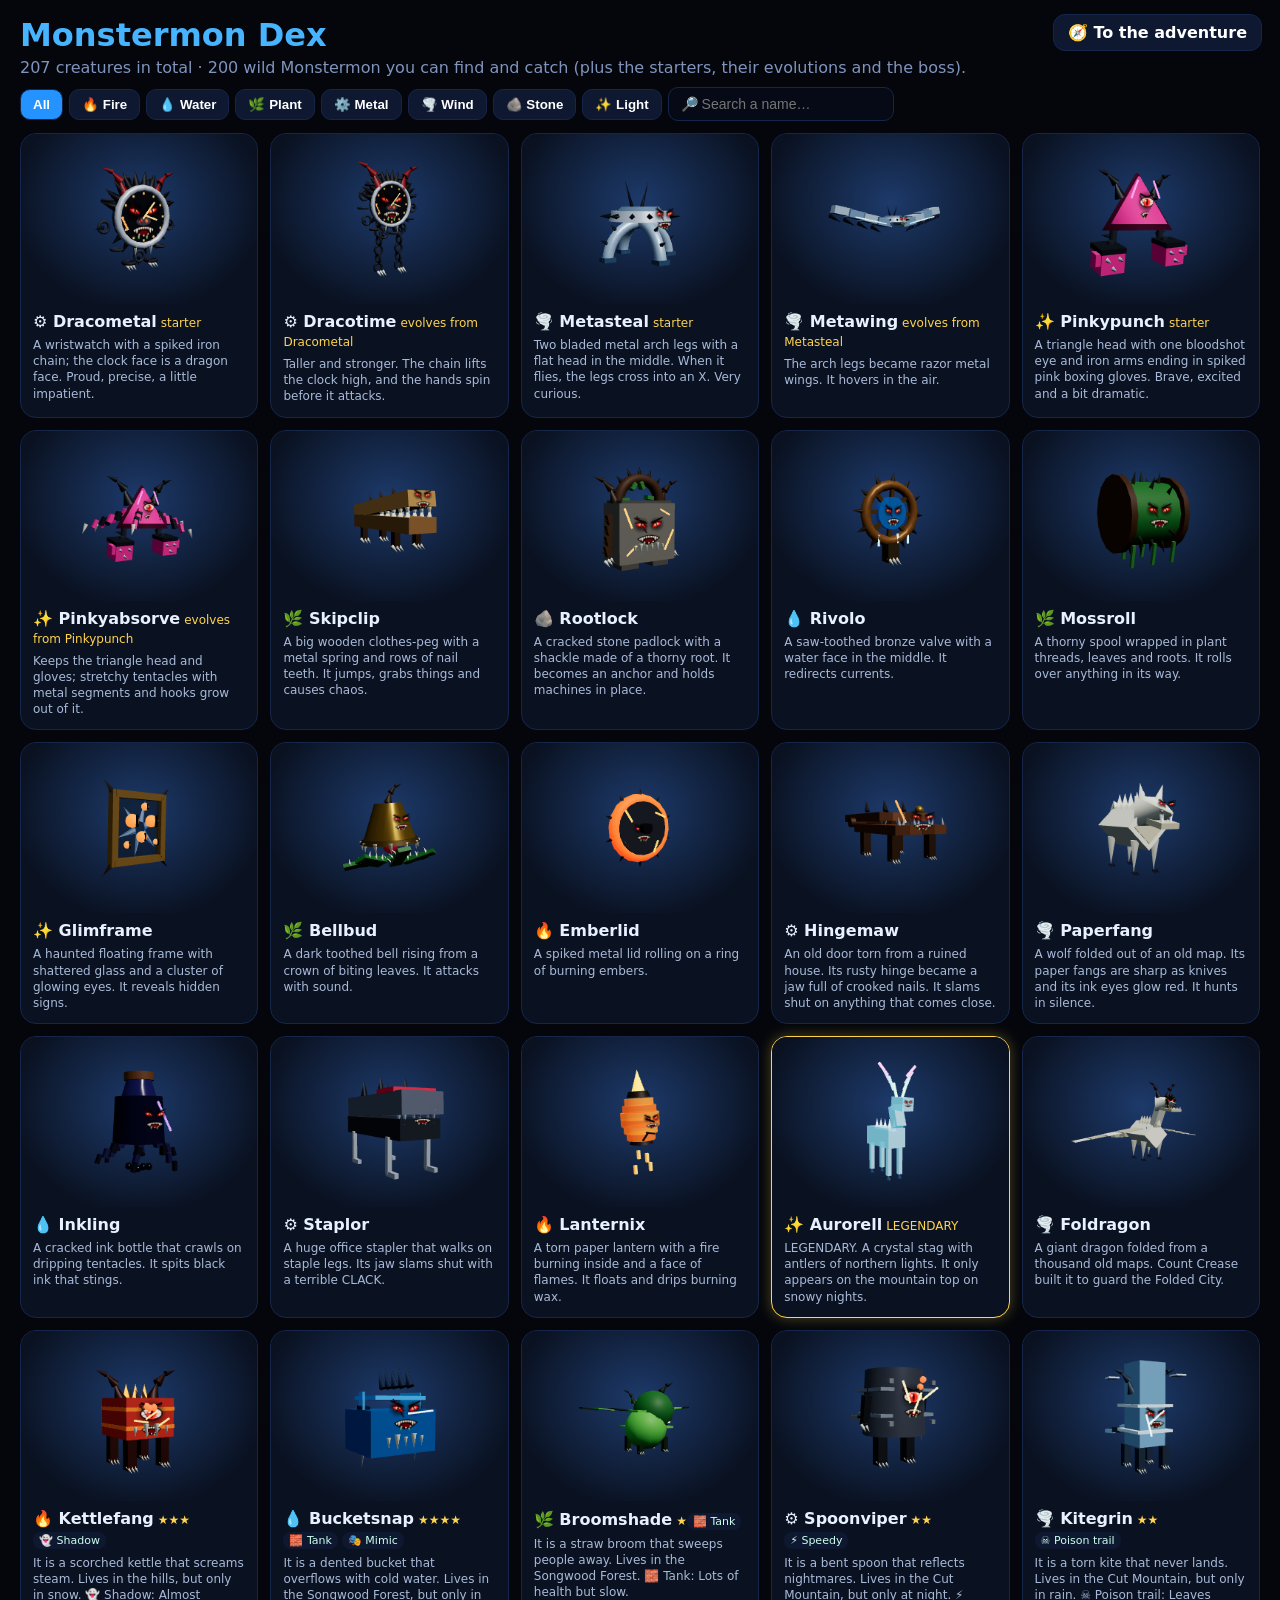
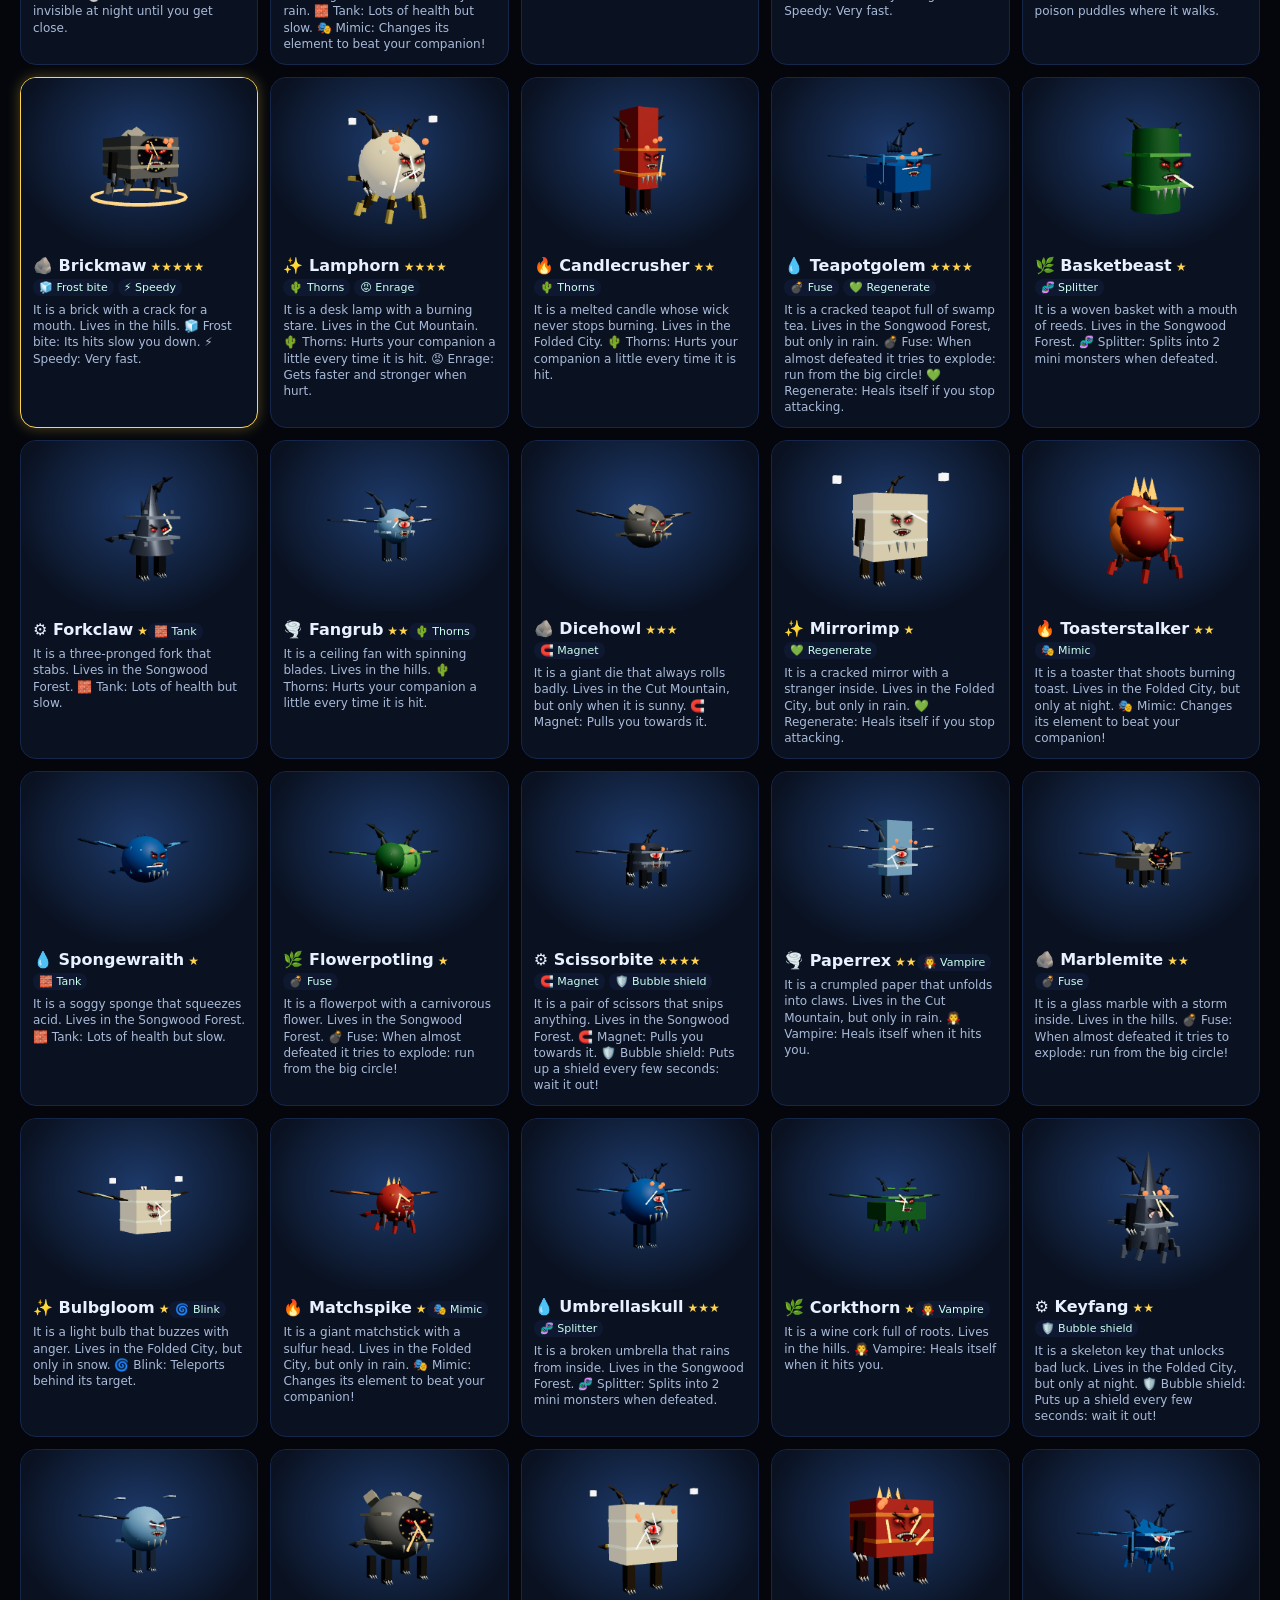
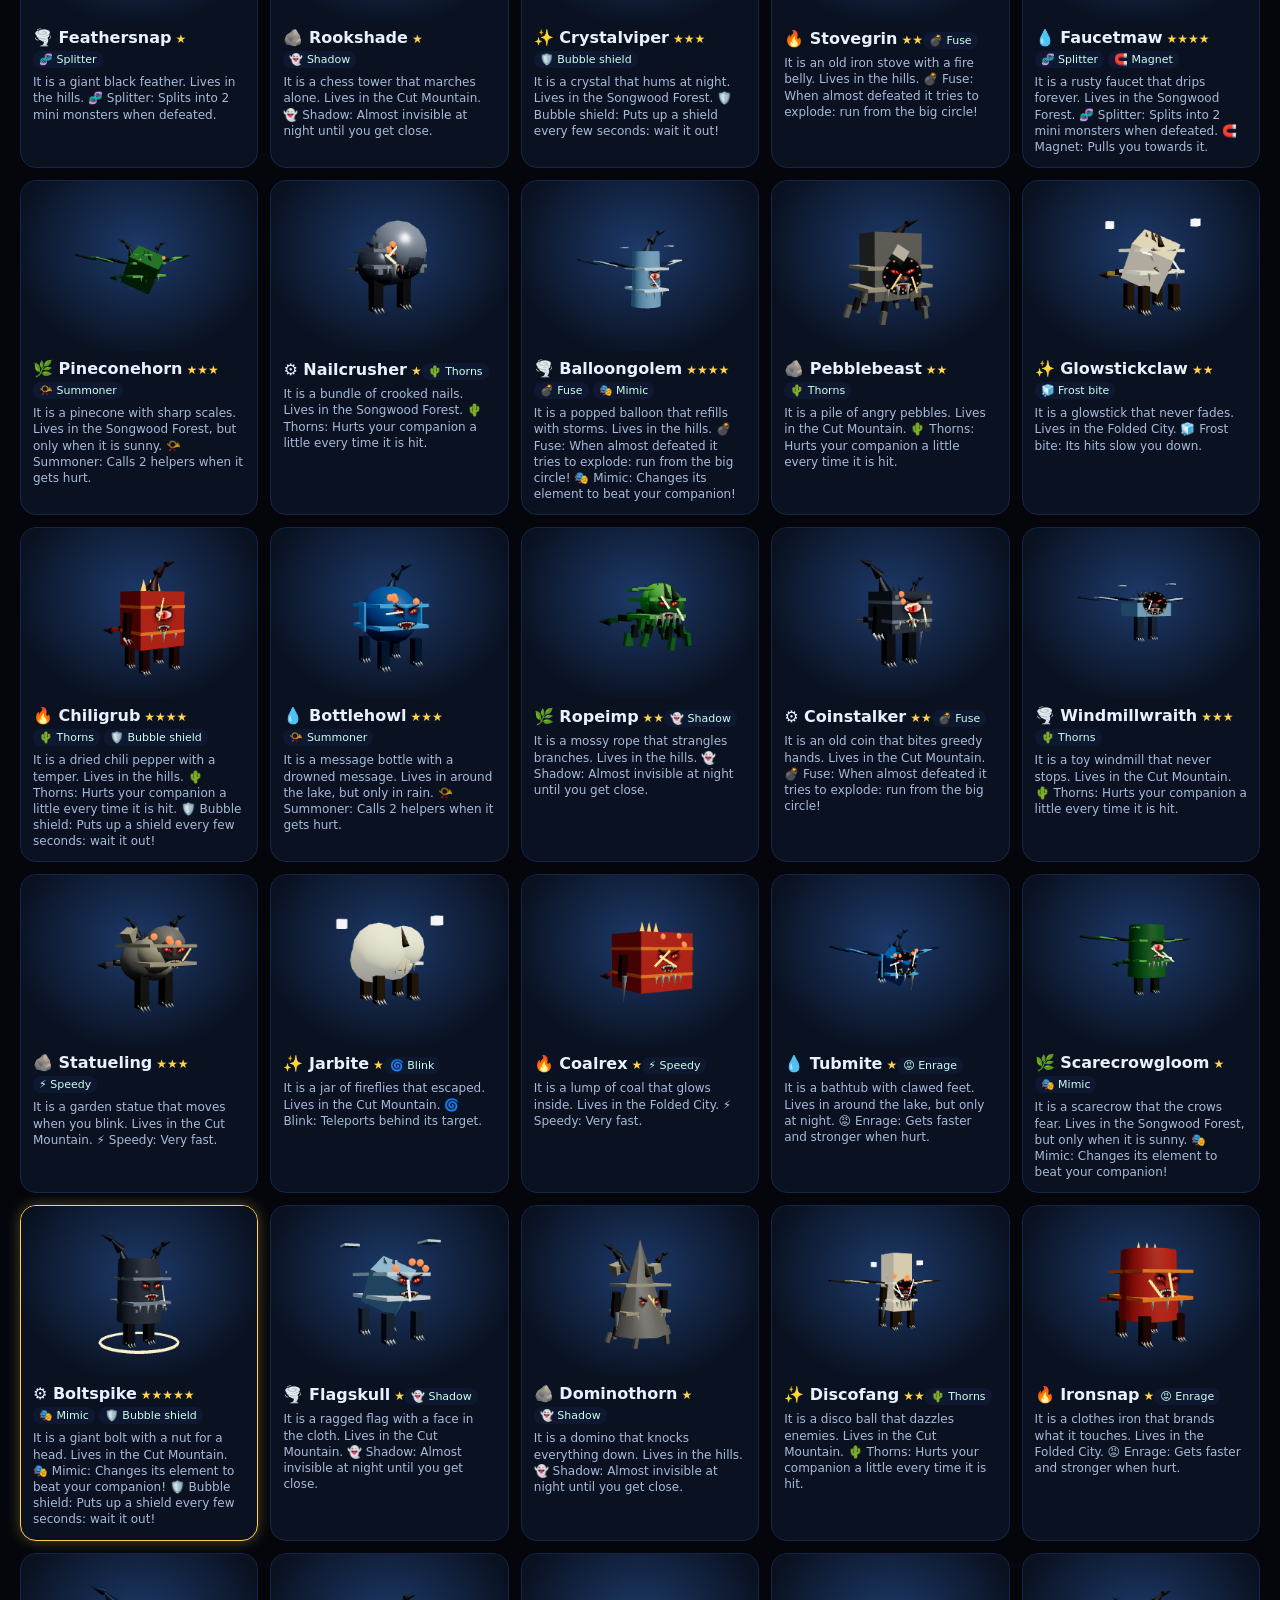
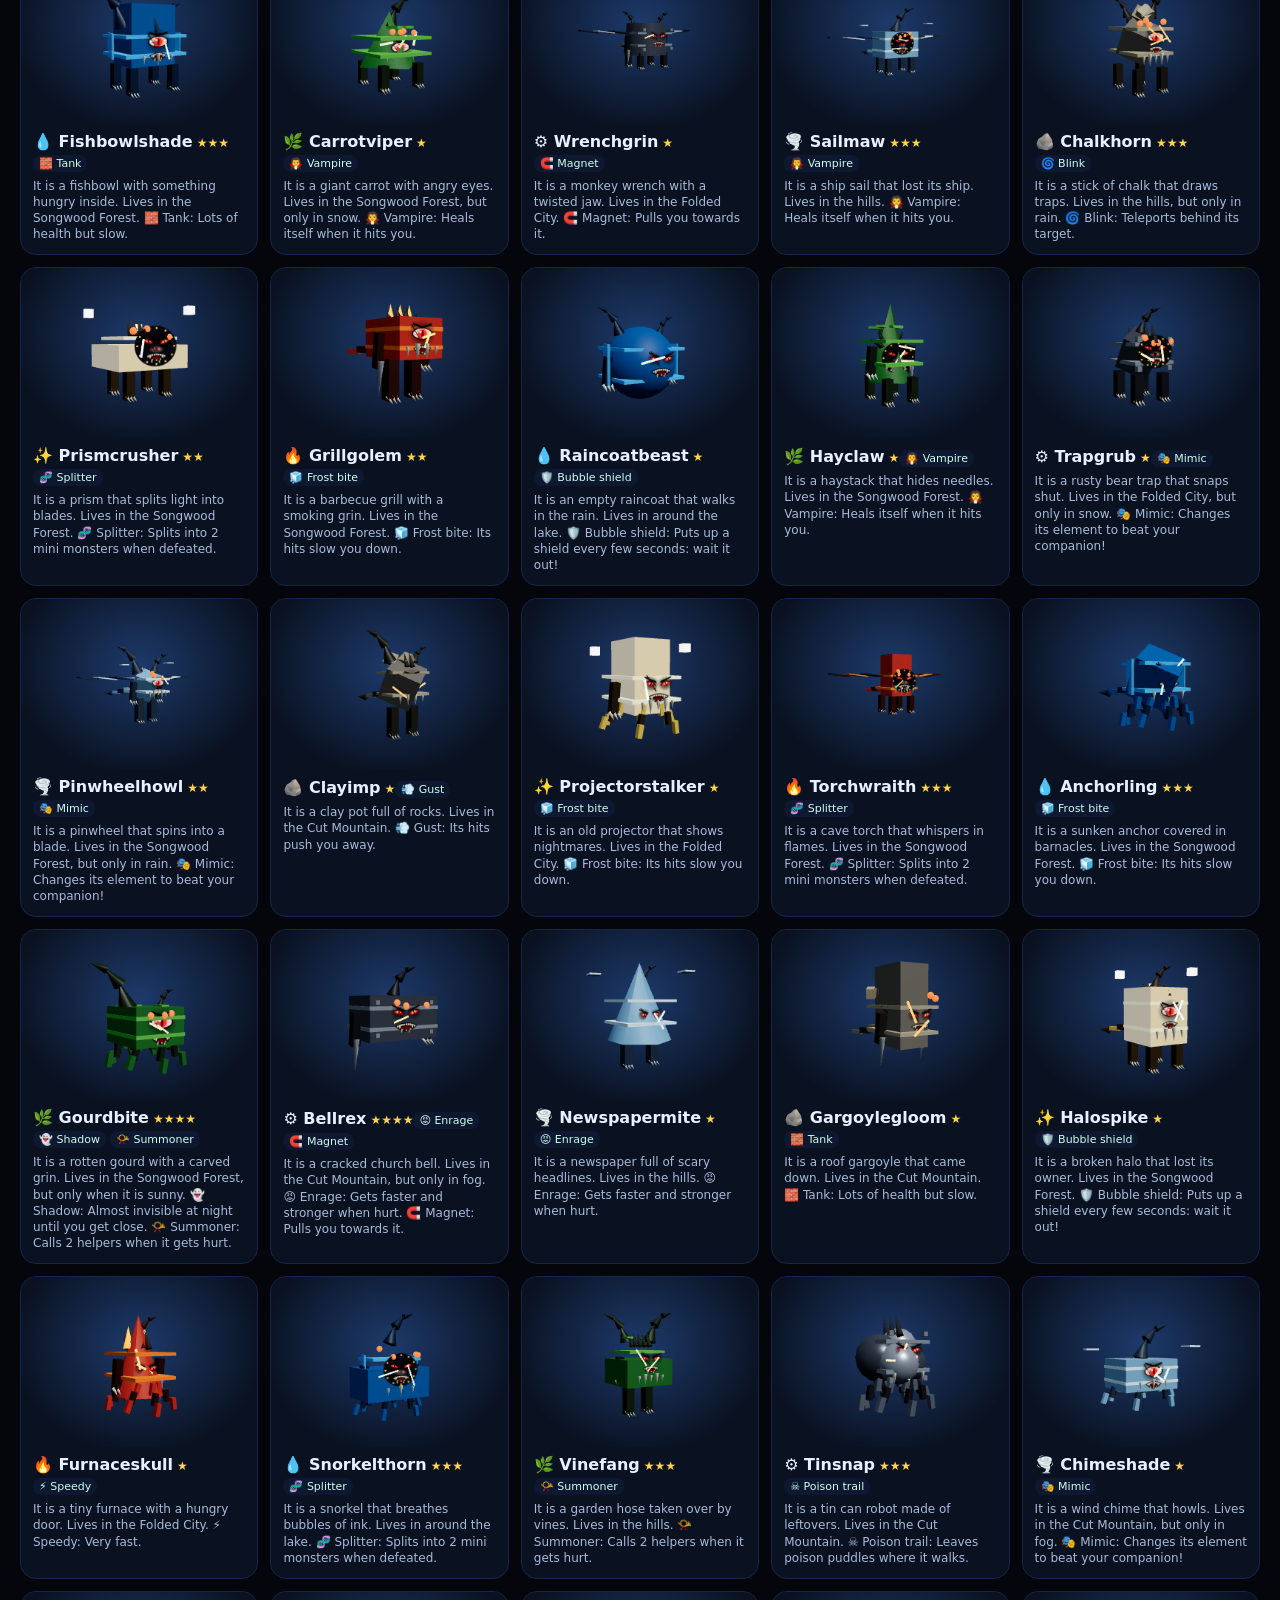
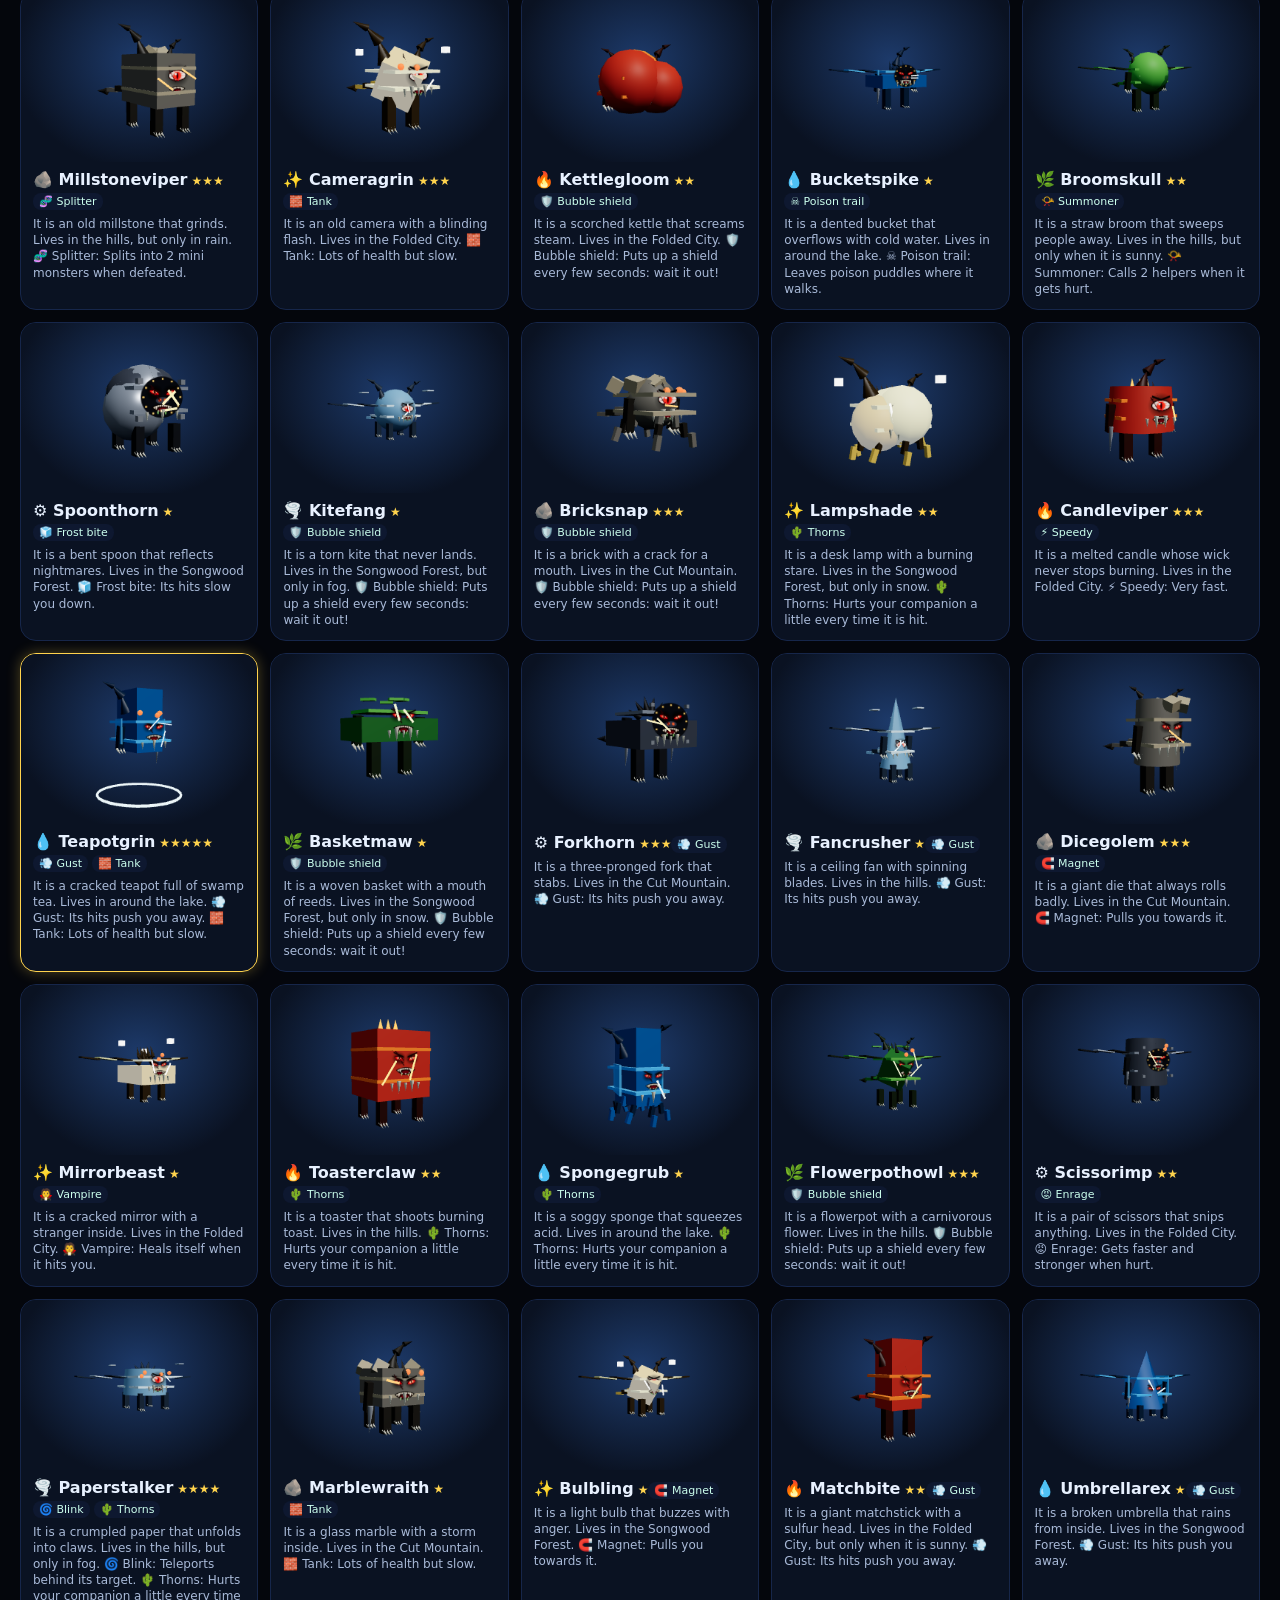
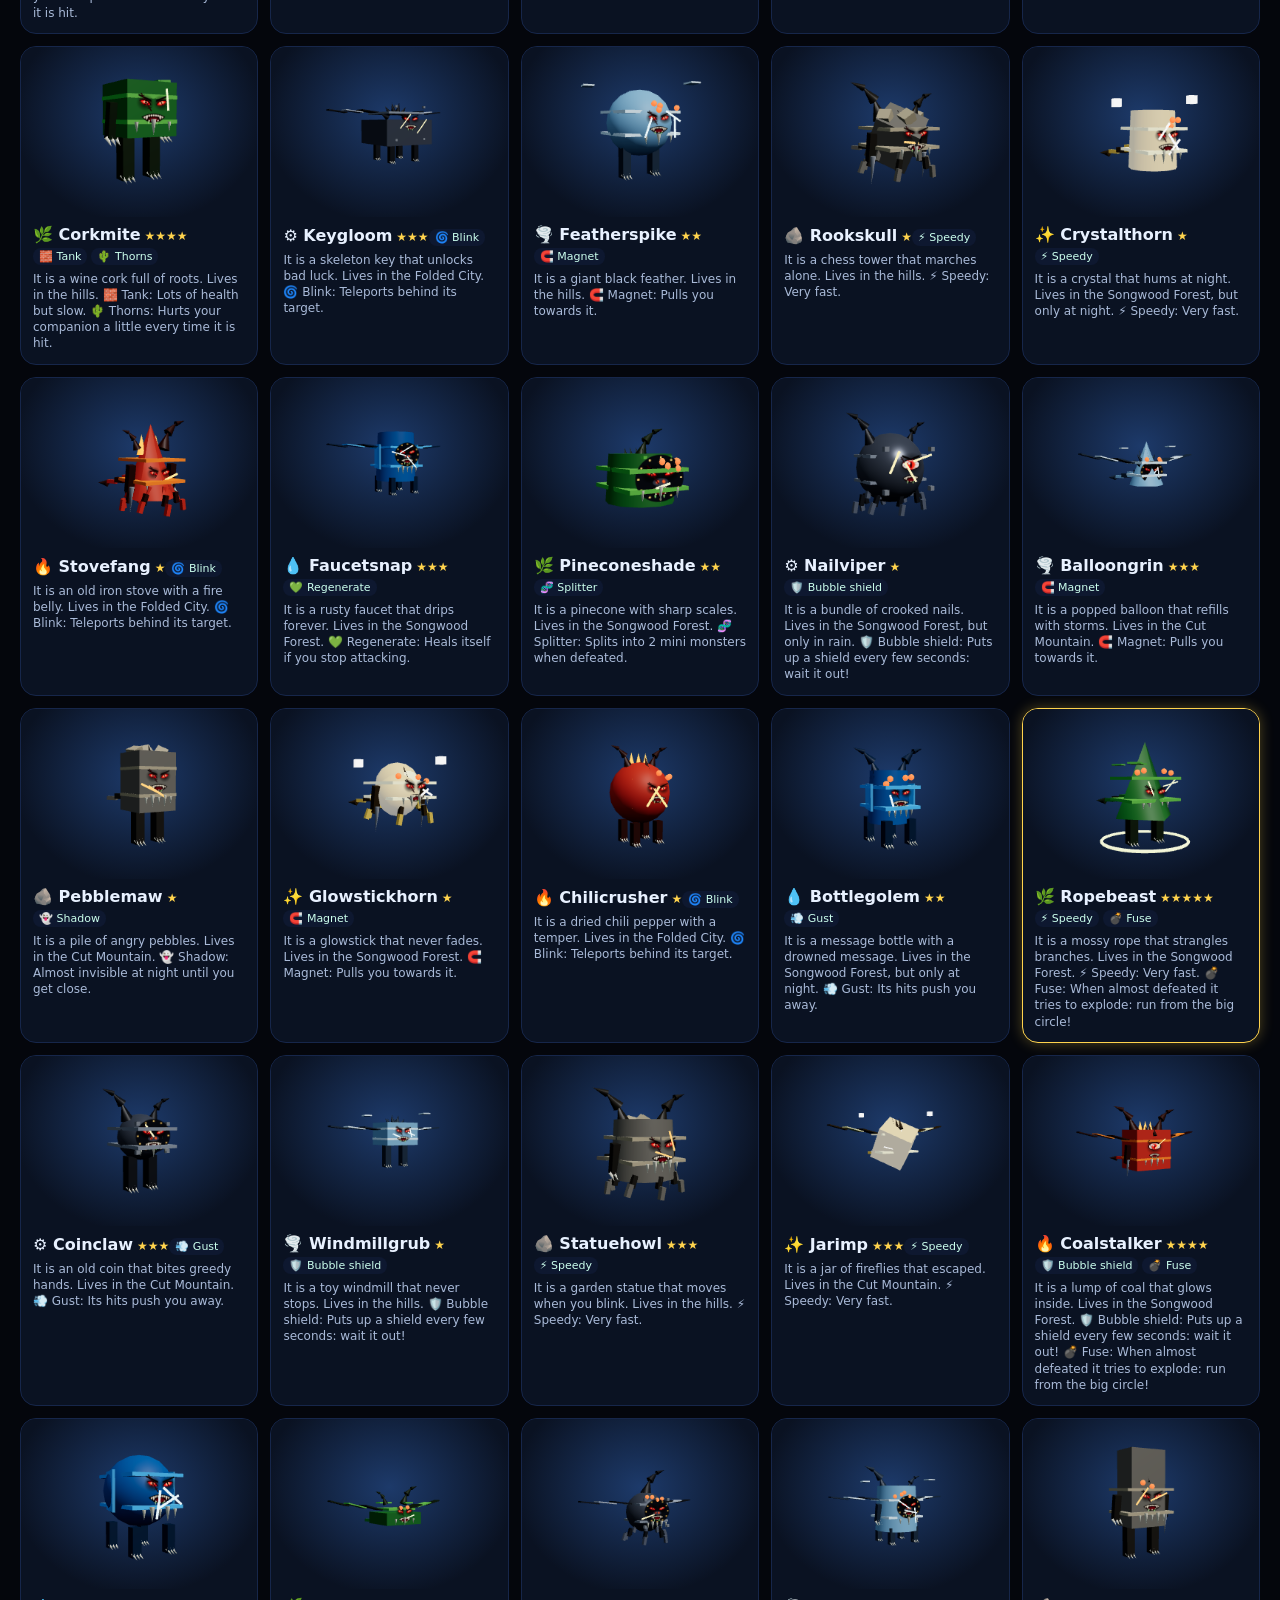
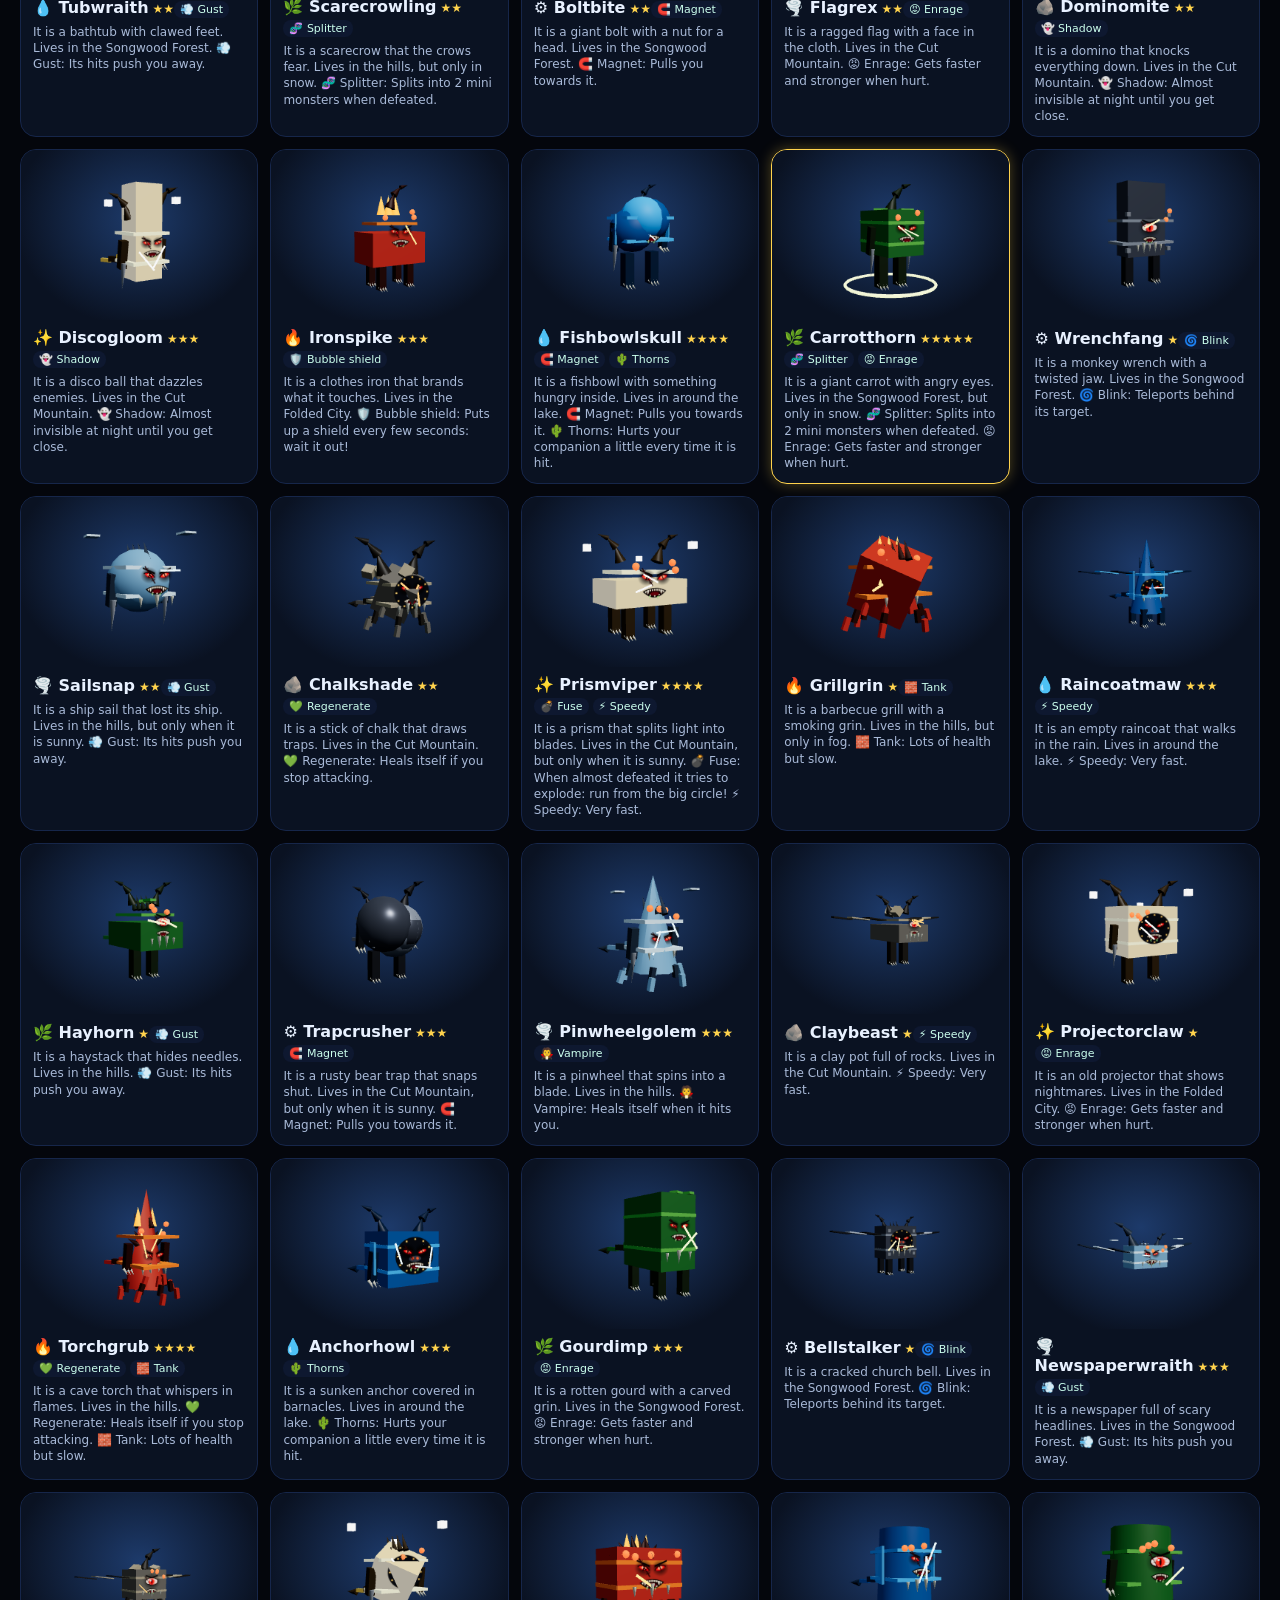
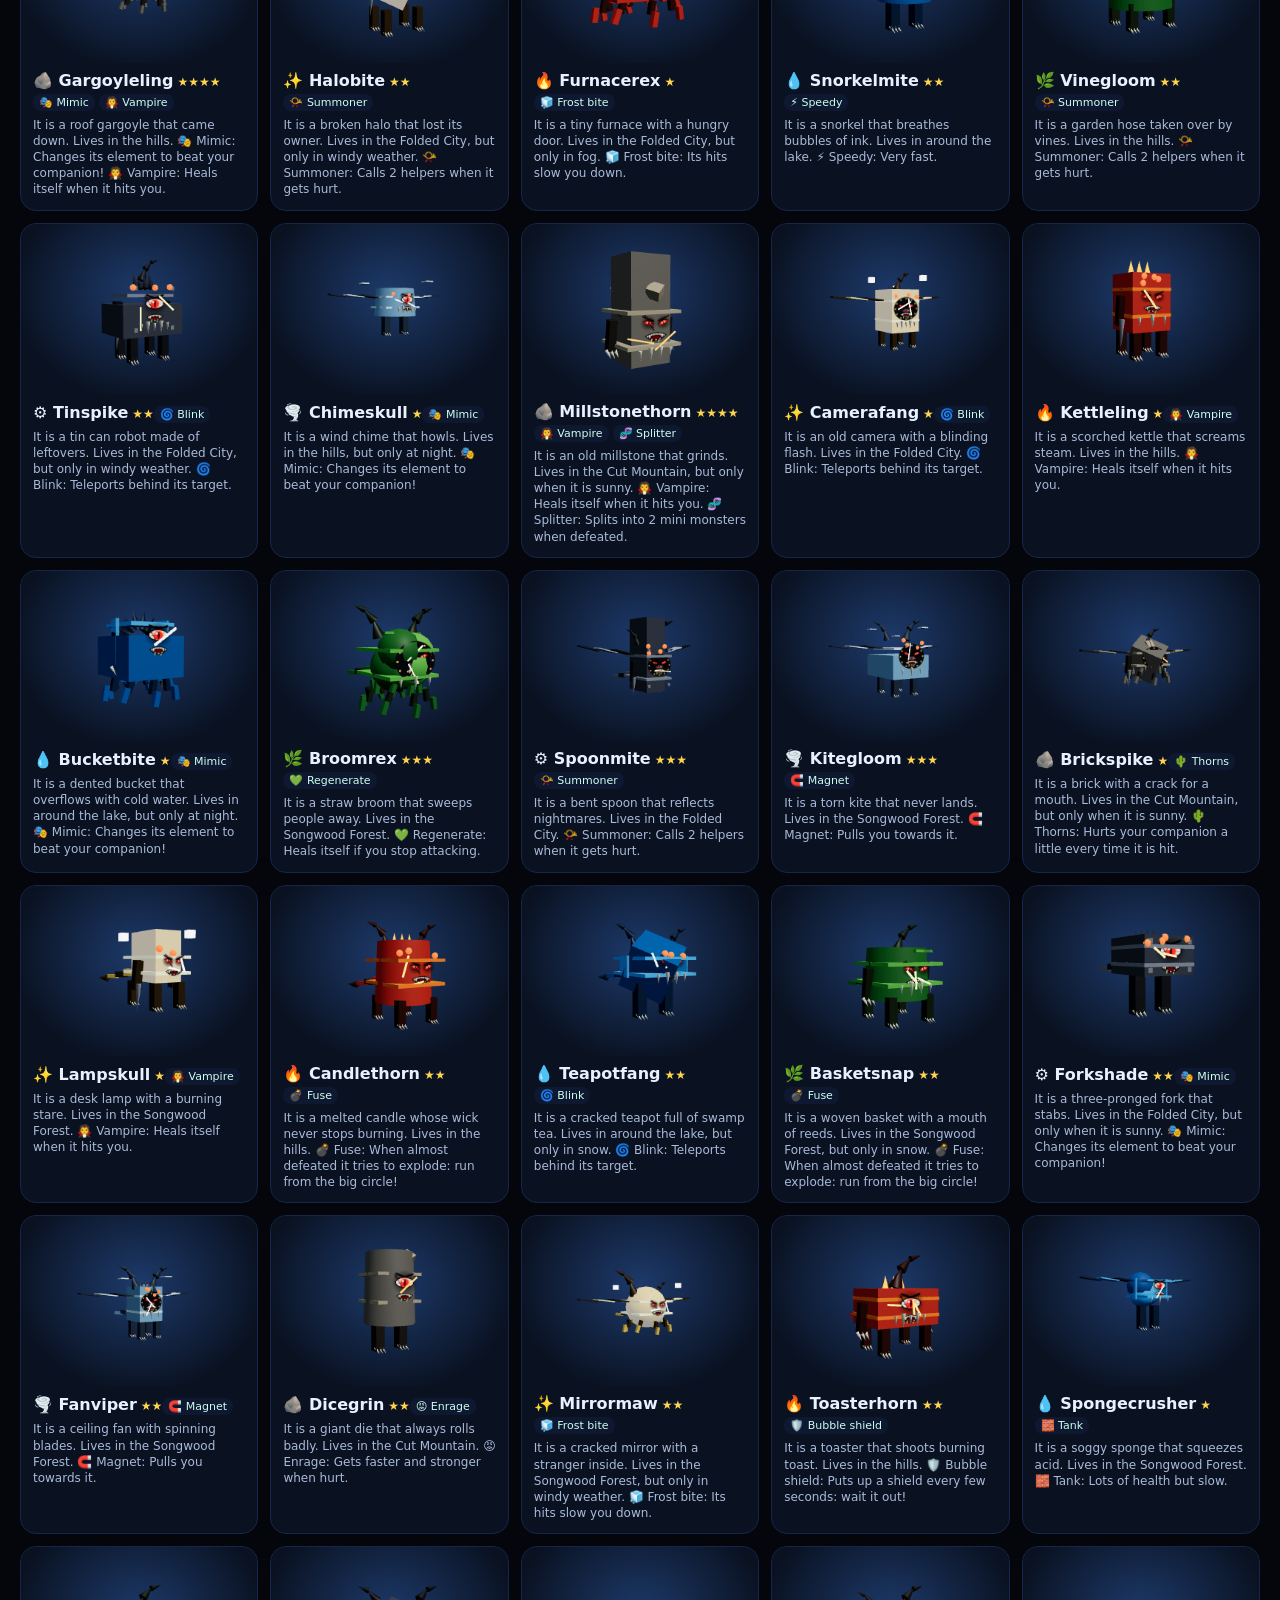
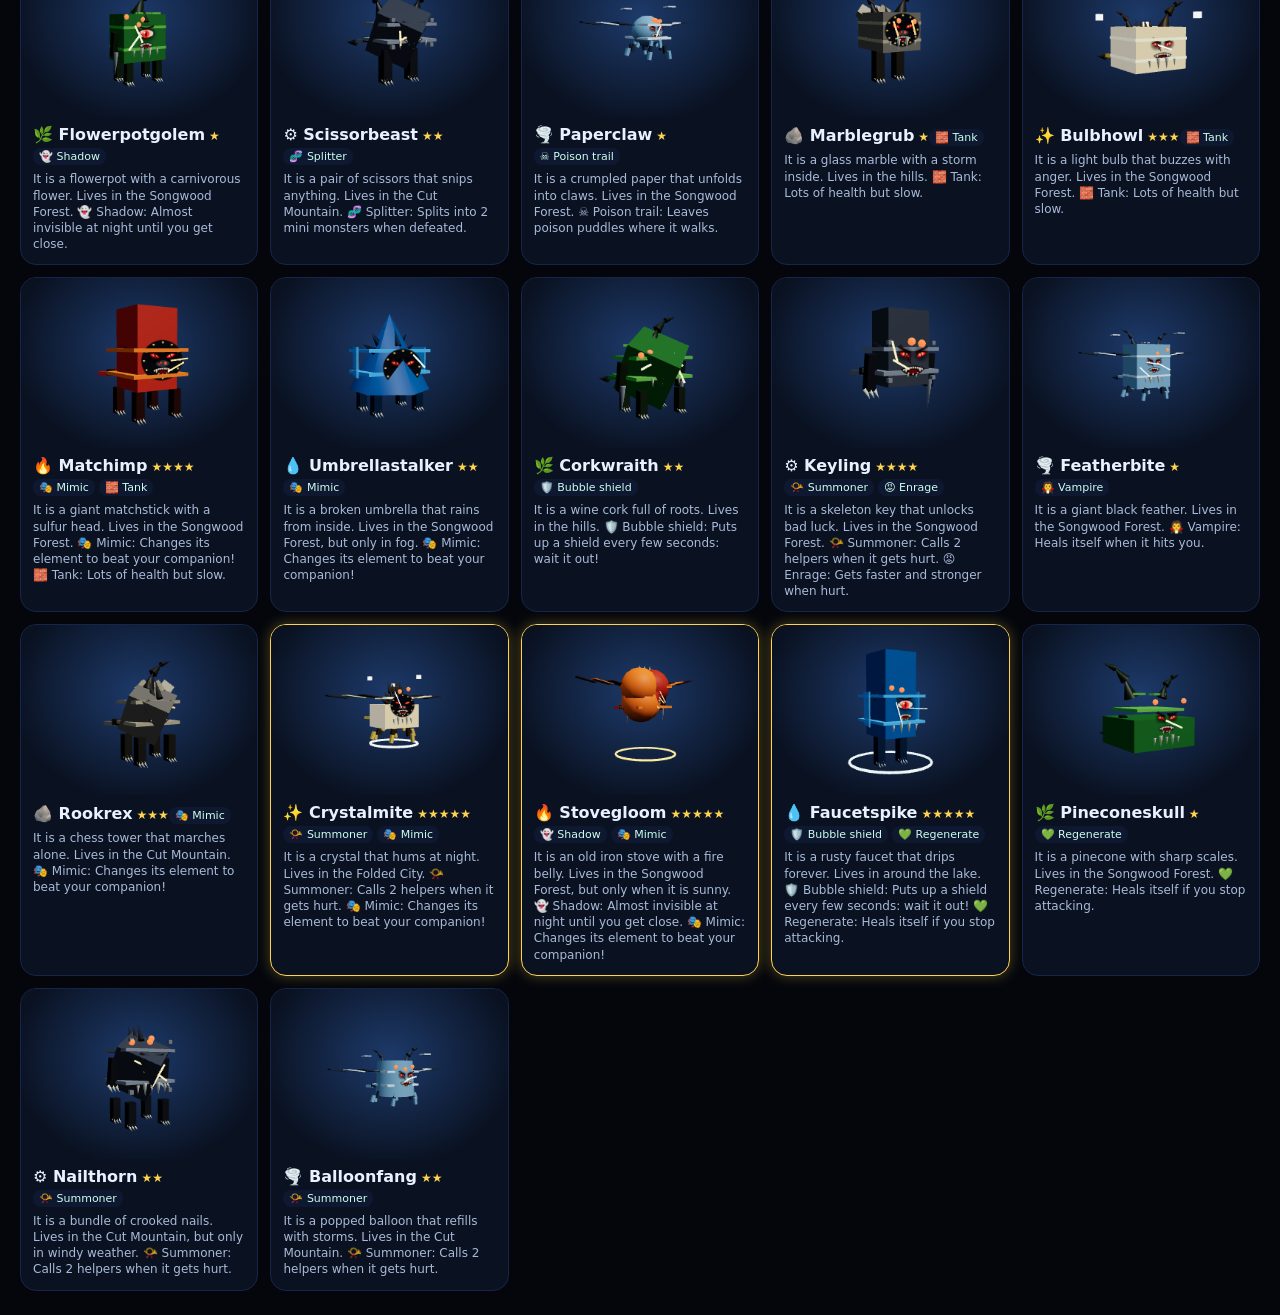
<file: monsters.html>
<!doctype html>
<html lang="en">
<head>
<script src="offline.js"></script>
<meta charset="utf-8">
<meta name="viewport" content="width=device-width, initial-scale=1, maximum-scale=1, user-scalable=no, viewport-fit=cover">
<title>Monstermon Dex · dreamPlay</title>
<link rel="icon" href="icon.png">
<style>
  html, body { margin: 0; background: #04060c; color: #e8f1ff; font-family: "Segoe UI", system-ui, sans-serif; }
  h1 { margin: 16px 20px 4px; color: #47b4ff; } .sub { margin: 0 20px 10px; color: #7f94bd; }
  .bar { display: flex; flex-wrap: wrap; gap: 6px; margin: 0 20px 12px; align-items: center; }
  .bar button { background: #0e1830; border: 1px solid #16264a; color: #fff; padding: 7px 12px; border-radius: 10px; font-weight: 800; cursor: pointer; } .bar button.on { background: #2493ff; }
  .bar input { background: #050a16; border: 1px solid #16264a; color: #fff; padding: 8px 12px; border-radius: 10px; font-size: 14px; min-width: 200px; }
  #grid { display: grid; grid-template-columns: repeat(auto-fill, minmax(220px, 1fr)); gap: 12px; padding: 0 20px 24px; }
  .card { background: #0a1222; border: 1px solid #16264a; border-radius: 16px; overflow: hidden; } .card.t5 { border-color: #ffd34d; box-shadow: 0 0 14px rgba(255,211,77,.3); }
  .card img { width: 100%; height: 170px; display: block; background: radial-gradient(ellipse at 50% 40%, #1d3a6a, #0a1222 75%); object-fit: contain; }
  .card div { padding: 8px 12px 12px; } .card b { font-size: 16px; } .card i { color: #ffd34d; font-style: normal; font-size: 12px; margin-left: 4px; }
  .card p { margin: 6px 0 0; color: #a9bad8; font-size: 12px; line-height: 1.35; } .tag { display: inline-block; background: #0e1830; border-radius: 8px; padding: 2px 6px; font-size: 11px; margin: 4px 4px 0 0; color: #cfe; }
  a.btn { position: fixed; top: 14px; right: 18px; background: #0e1830; border: 1px solid #16264a; color: #fff; padding: 8px 14px; border-radius: 12px; text-decoration: none; font-weight: 800; }
</style>
<style>html, body { overscroll-behavior: none; -webkit-tap-highlight-color: transparent; }</style>
</head>
<body>
<a class="btn" href="/adventure.html">🧭 To the adventure</a>
<h1>Monstermon Dex</h1>
<div class="sub" id="count"></div>
<div class="bar" id="filters"></div>
<div id="grid"></div>
<script type="module">
import * as THREE from './lib/three.module.min.js';
import { SPECIES, buildMon, ABILITIES } from './adv_mons.js';
const ICON = { fire: '🔥', water: '💧', plant: '🌿', metal: '⚙️', wind: '🌪️', stone: '🪨', light: '✨' };
const HAND = { dracometal: 'metal', dracotime: 'metal', metasteal: 'wind', metawing: 'wind', pinkypunch: 'light', pinkyabsorve: 'light', skipclip: 'plant', rootlock: 'stone', rivolo: 'water', mossroll: 'plant', glimframe: 'light', bellbud: 'plant', emberlid: 'fire', hingemaw: 'metal', paperfang: 'wind', inkling: 'water', staplor: 'metal', lanternix: 'fire', aurorell: 'light', foldragon: 'wind' };
const elemOf = (sp) => HAND[sp] || SPECIES[sp].elem;
const ids = Object.keys(SPECIES);
const enemies = ids.filter((id) => !SPECIES[id].starter && !SPECIES[id].evoOf && id !== 'foldragon').length;
document.getElementById('count').textContent = `${ids.length} creatures in total · ${enemies} wild Monstermon you can find and catch (plus the starters, their evolutions and the boss).`;
const renderer = new THREE.WebGLRenderer({ antialias: true, alpha: true, preserveDrawingBuffer: true });
renderer.outputColorSpace = THREE.SRGBColorSpace; renderer.toneMapping = THREE.ACESFilmicToneMapping; renderer.setSize(300, 230);
const cache = new Map();
function shot(sp) {
  if (cache.has(sp)) return cache.get(sp);
  const scene = new THREE.Scene(); scene.add(new THREE.HemisphereLight(0xdff2ff, 0x334455, 1.3)); const l = new THREE.DirectionalLight(0xffffff, 2.2); l.position.set(3, 5, 4); scene.add(l);
  const mon = buildMon(sp, 'angry'); scene.add(mon); mon.userData.anim && mon.userData.anim(0.7, {}); mon.rotation.y = 0.55;
  const box = new THREE.Box3().setFromObject(mon), size = box.getSize(new THREE.Vector3()), c = box.getCenter(new THREE.Vector3());
  const cam = new THREE.PerspectiveCamera(35, 300 / 230, 0.1, 80); cam.position.set(c.x, c.y + size.y * 0.15, c.z + Math.max(size.y, size.x) * 2.1 + 1); cam.lookAt(c);
  renderer.render(scene, cam); const url = renderer.domElement.toDataURL('image/png'); cache.set(sp, url); return url;
}
let filter = 'all', query = '';
const fb = document.getElementById('filters');
fb.innerHTML = ['all', ...Object.keys(ICON)].map((k) => `<button data-f="${k}" class="${k === 'all' ? 'on' : ''}">${k === 'all' ? 'All' : ICON[k] + ' ' + k[0].toUpperCase() + k.slice(1)}</button>`).join('') + '<input id="q" placeholder="🔎 Search a name…">';
fb.querySelectorAll('[data-f]').forEach((b) => b.onclick = () => { filter = b.dataset.f; fb.querySelectorAll('[data-f]').forEach((x) => x.classList.toggle('on', x === b)); draw(); });
document.getElementById('q').oninput = (e) => { query = e.target.value.toLowerCase(); draw(); };
let job = 0;
function draw() {
  const my = ++job, grid = document.getElementById('grid'); grid.innerHTML = '';
  const list = ids.filter((id) => (filter === 'all' || elemOf(id) === filter) && SPECIES[id].name.toLowerCase().includes(query));
  const cards = list.map((sp) => {
    const d = SPECIES[sp], el = elemOf(sp), card = document.createElement('div'); card.className = 'card' + (d.tier === 5 || d.legendary ? ' t5' : '');
    const abil = (d.abilities || []).map((a) => `<span class="tag">${ABILITIES[a][0]} ${ABILITIES[a][1]}</span>`).join('');
    card.innerHTML = `<img alt=""><div><b>${ICON[el] || ''} ${d.name}</b>${d.legendary ? '<i>LEGENDARY</i>' : d.tier ? `<i>${'★'.repeat(d.tier)}</i>` : d.evoOf ? `<i>evolves from ${SPECIES[d.evoOf].name}</i>` : d.starter ? '<i>starter</i>' : ''}${abil}<p>${d.about}</p></div>`;
    grid.appendChild(card); return [sp, card.querySelector('img')];
  });
  let i = 0;
  const step = () => { if (my !== job) return; for (let k = 0; k < 6 && i < cards.length; k++, i++) cards[i][1].src = shot(cards[i][0]); if (i < cards.length) requestAnimationFrame(step); };
  step();
}
draw();
</script>
</body>
</html>
</file>
